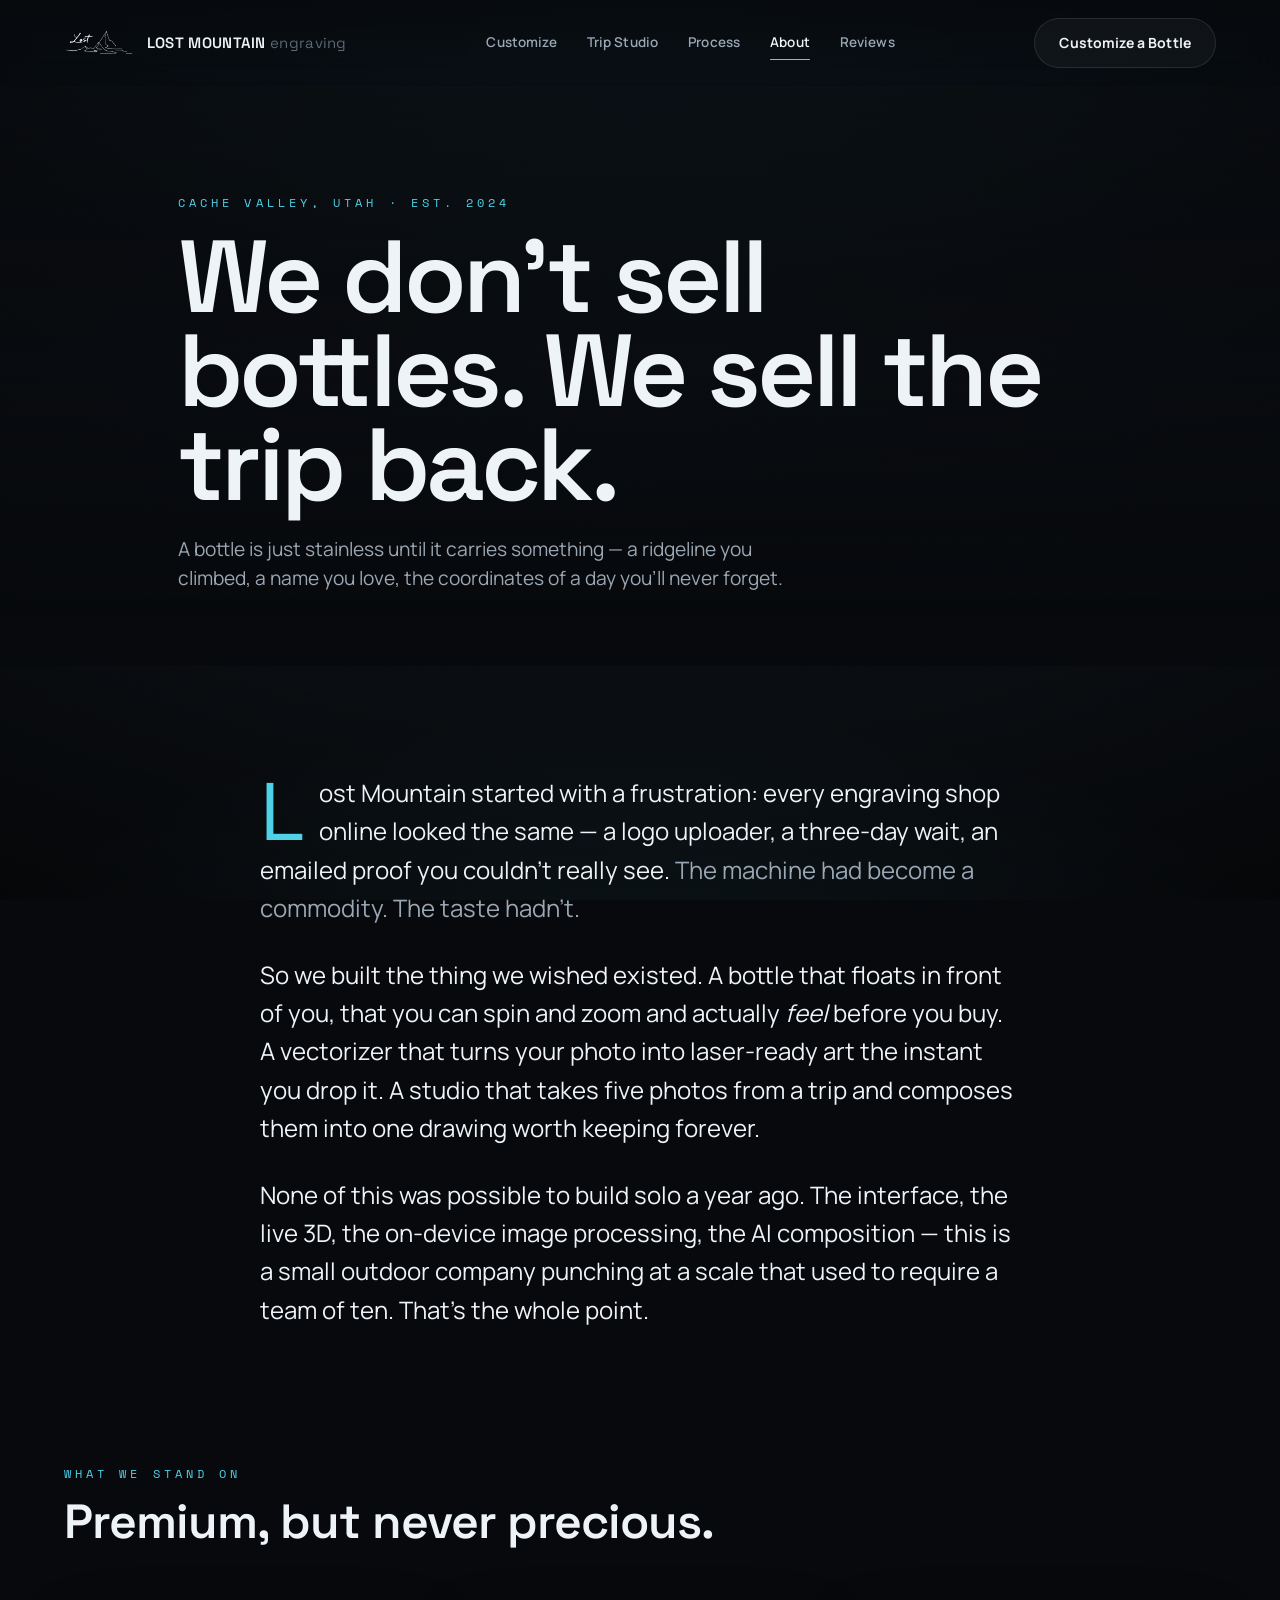
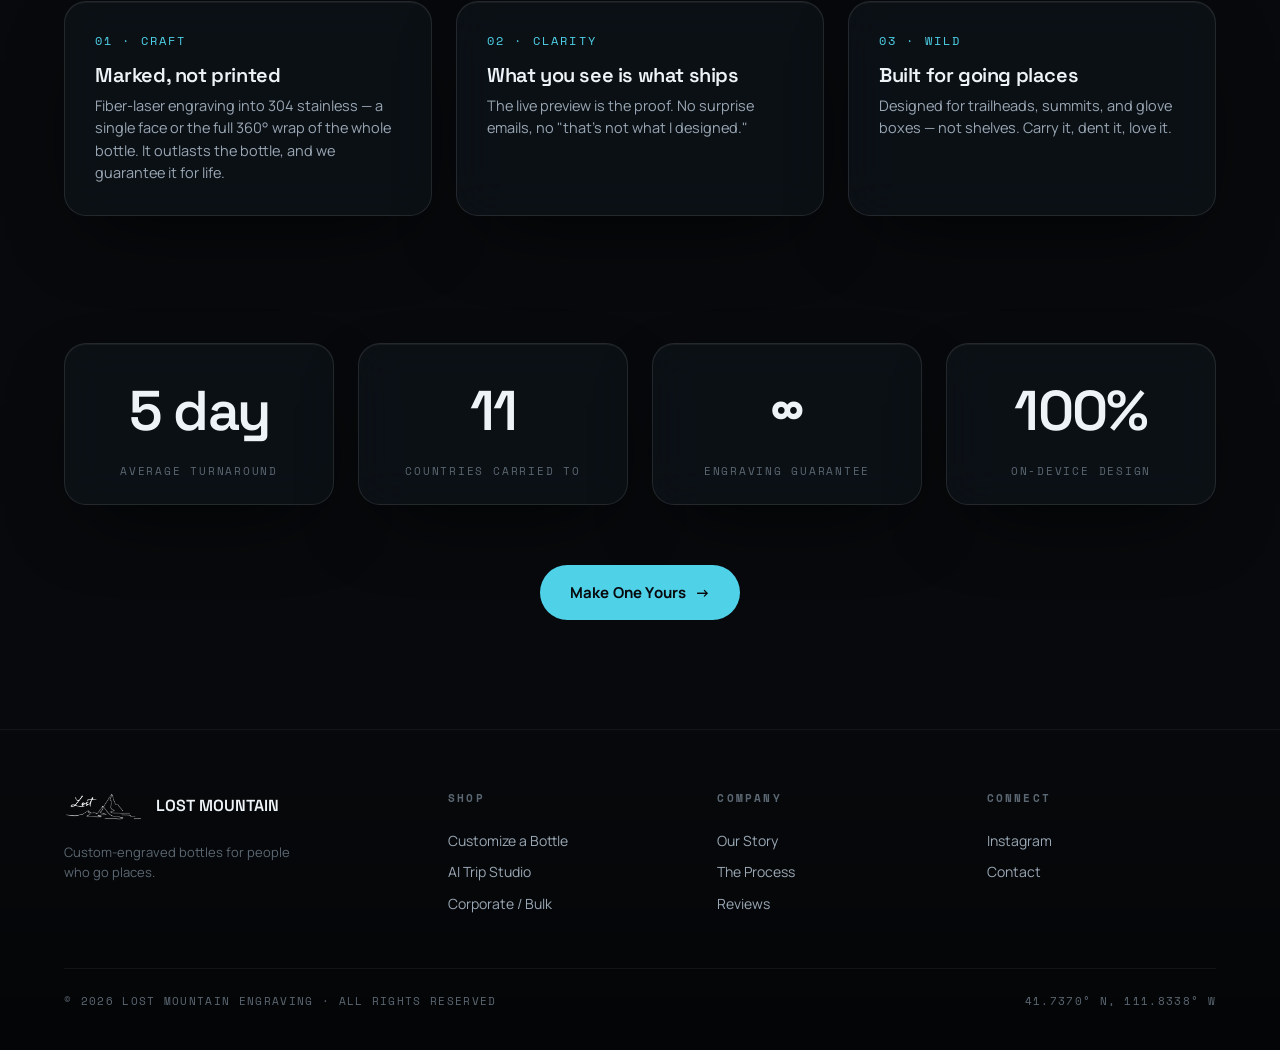
<file: About.html>
<!DOCTYPE html>
<html lang="en">
<head>
<meta charset="utf-8" />
<meta name="viewport" content="width=device-width, initial-scale=1" />
<title>About — Lost Mountain</title>
<meta name="description" content="Lost Mountain Engraving — a small Cache Valley, Utah outdoor company building a browser-native way to put your trips on a bottle." />
<link rel="stylesheet" href="css/lost.css" />
<style>
  .a-hero{ position:relative; min-height:74svh; display:flex; align-items:flex-end; overflow:hidden; }
  .a-hero image-slot{ position:absolute; inset:0; width:100%; height:100%; z-index:0; }
  .a-hero .scrim{ position:absolute; inset:0; z-index:1; background:linear-gradient(to top, var(--void) 4%, rgba(7,9,12,.4) 45%, rgba(7,9,12,.7)); }
  .a-hero .wrap{ position:relative; z-index:2; padding:0 var(--pad) clamp(50px,8vh,90px); }
  .a-hero h1{ font-size:clamp(44px,8vw,108px); max-width:14ch; }
  .a-hero .lead{ margin-top:22px; }

  .narrative{ max-width:760px; margin:0 auto; }
  .narrative p{ font-size:clamp(18px,2vw,24px); line-height:1.6; color:var(--ink); margin-bottom:28px; }
  .narrative p .dim{ color:var(--ink-dim); }
  .narrative .first::first-letter{ font-family:var(--font-display); font-size:3.4em; float:left; line-height:.8; padding:6px 14px 0 0; color:var(--accent); }

  .values{ display:grid; grid-template-columns:repeat(3,1fr); gap:24px; margin-top:54px; }
  .value{ padding:30px; }
  .value .vn{ font-family:var(--font-mono); font-size:12px; letter-spacing:.18em; color:var(--accent); }
  .value h4{ font-size:20px; margin:14px 0 10px; }
  .value p{ color:var(--ink-dim); font-size:14.5px; }

  .stat-band{ display:grid; grid-template-columns:repeat(4,1fr); gap:24px; margin-top:20px; }
  .stat{ text-align:center; padding:24px; }
  .stat .num{ font-family:var(--font-display); font-size:clamp(34px,5vw,56px); font-weight:600; letter-spacing:-.03em; color:var(--ink); }
  .stat .lbl{ font-family:var(--font-mono); font-size:11px; letter-spacing:.16em; text-transform:uppercase; color:var(--ink-faint); margin-top:8px; }

  @media (max-width:860px){ .values,.stat-band{ grid-template-columns:1fr 1fr; } }
</style>
</head>
<body>
<div class="void-bg"></div>
<div class="topo-bg"></div>

<nav class="nav">
  <a class="brand" href="index.html">
    <img src="assets/lost-logo-light.png" alt="Lost Mountain" />
    <span class="wm">LOST MOUNTAIN <span>engraving</span></span>
  </a>
  <div class="nav-links">
    <a href="index.html">Customize</a>
    <a href="Trip Studio.html">Trip Studio</a>
    <a href="The Process.html">Process</a>
    <a href="About.html" class="active">About</a>
    <a href="Reviews.html">Reviews</a>
  </div>
  <div class="nav-cta"><a class="btn btn-ghost" href="index.html">Customize a Bottle</a></div>
  <button class="nav-toggle" id="nav-toggle" aria-label="Menu" aria-expanded="false"><span></span><span></span><span></span></button>
</nav>

<header class="a-hero">
  <image-slot id="about-hero" src="assets/mountains-web.jpg" placeholder="Drop a hero adventure photo"></image-slot>
  <div class="scrim"></div>
  <div class="wrap">
    <span class="eyebrow">Cache Valley, Utah · est. 2024</span>
    <h1 class="display" style="margin-top:16px;">We don't sell bottles. We sell the trip back.</h1>
    <p class="lead">A bottle is just stainless until it carries something — a ridgeline you climbed, a name you love, the coordinates of a day you'll never forget.</p>
  </div>
</header>

<section class="section">
  <div class="wrap narrative reveal">
    <p class="first">Lost Mountain started with a frustration: every engraving shop online looked the same — a logo uploader, a three-day wait, an emailed proof you couldn't really see. <span class="dim">The machine had become a commodity. The taste hadn't.</span></p>
    <p>So we built the thing we wished existed. A bottle that floats in front of you, that you can spin and zoom and actually <em>feel</em> before you buy. A vectorizer that turns your photo into laser-ready art the instant you drop it. A studio that takes five photos from a trip and composes them into one drawing worth keeping forever.</p>
    <p class="dim">None of this was possible to build solo a year ago. The interface, the live 3D, the on-device image processing, the AI composition — this is a small outdoor company punching at a scale that used to require a team of ten. That's the whole point.</p>
  </div>
</section>

<section class="section" style="padding-top:0;">
  <div class="wrap">
    <div class="section-head reveal">
      <span class="eyebrow" style="display:block; margin-bottom:14px;">What we stand on</span>
      <h2 style="font-size:clamp(28px,4vw,48px);">Premium, but never precious.</h2>
    </div>
    <div class="values">
      <div class="value glass reveal"><div class="vn">01 · CRAFT</div><h4>Marked, not printed</h4><p>Fiber-laser engraving into 304 stainless — a single face or the full 360° wrap of the whole bottle. It outlasts the bottle, and we guarantee it for life.</p></div>
      <div class="value glass reveal"><div class="vn">02 · CLARITY</div><h4>What you see is what ships</h4><p>The live preview is the proof. No surprise emails, no "that's not what I designed."</p></div>
      <div class="value glass reveal"><div class="vn">03 · WILD</div><h4>Built for going places</h4><p>Designed for trailheads, summits, and glove boxes — not shelves. Carry it, dent it, love it.</p></div>
    </div>
  </div>
</section>

<section class="section" style="padding-top:0;">
  <div class="wrap">
    <div class="stat-band">
      <div class="stat glass reveal"><div class="num">5 day</div><div class="lbl">Average turnaround</div></div>
      <div class="stat glass reveal"><div class="num">11</div><div class="lbl">Countries carried to</div></div>
      <div class="stat glass reveal"><div class="num">∞</div><div class="lbl">Engraving guarantee</div></div>
      <div class="stat glass reveal"><div class="num">100%</div><div class="lbl">On-device design</div></div>
    </div>
    <div class="center" style="margin-top:60px;">
      <a class="btn btn-primary btn-lg reveal" href="index.html">Make One Yours <span class="ar">→</span></a>
    </div>
  </div>
</section>

<footer class="footer">
  <div class="wrap">
    <div>
      <div class="brand" style="display:flex; align-items:center; gap:12px;">
        <img src="assets/lost-logo-light.png" alt="" style="height:34px" />
        <span class="wm" style="font-family:var(--font-display); font-weight:600;">LOST MOUNTAIN</span>
      </div>
      <p class="colophon">Custom-engraved bottles for people who go places.</p>
    </div>
    <div><h5>Shop</h5><a href="index.html">Customize a Bottle</a><a href="Trip Studio.html">AI Trip Studio</a><a href="#">Corporate / Bulk</a></div>
    <div><h5>Company</h5><a href="About.html">Our Story</a><a href="The Process.html">The Process</a><a href="Reviews.html">Reviews</a></div>
    <div><h5>Connect</h5><a href="http://www.instagram.com/lost_mountain_engraving/">Instagram</a><a href="#">Contact</a></div>
  </div>
  <div class="footer-bottom">
    <span>© <span data-year>2026</span> Lost Mountain Engraving · All Rights Reserved</span>
    <span>41.7370° N, 111.8338° W</span>
  </div>
</footer>

<script src="js/app.js"></script>
</body>
</html>
</file>
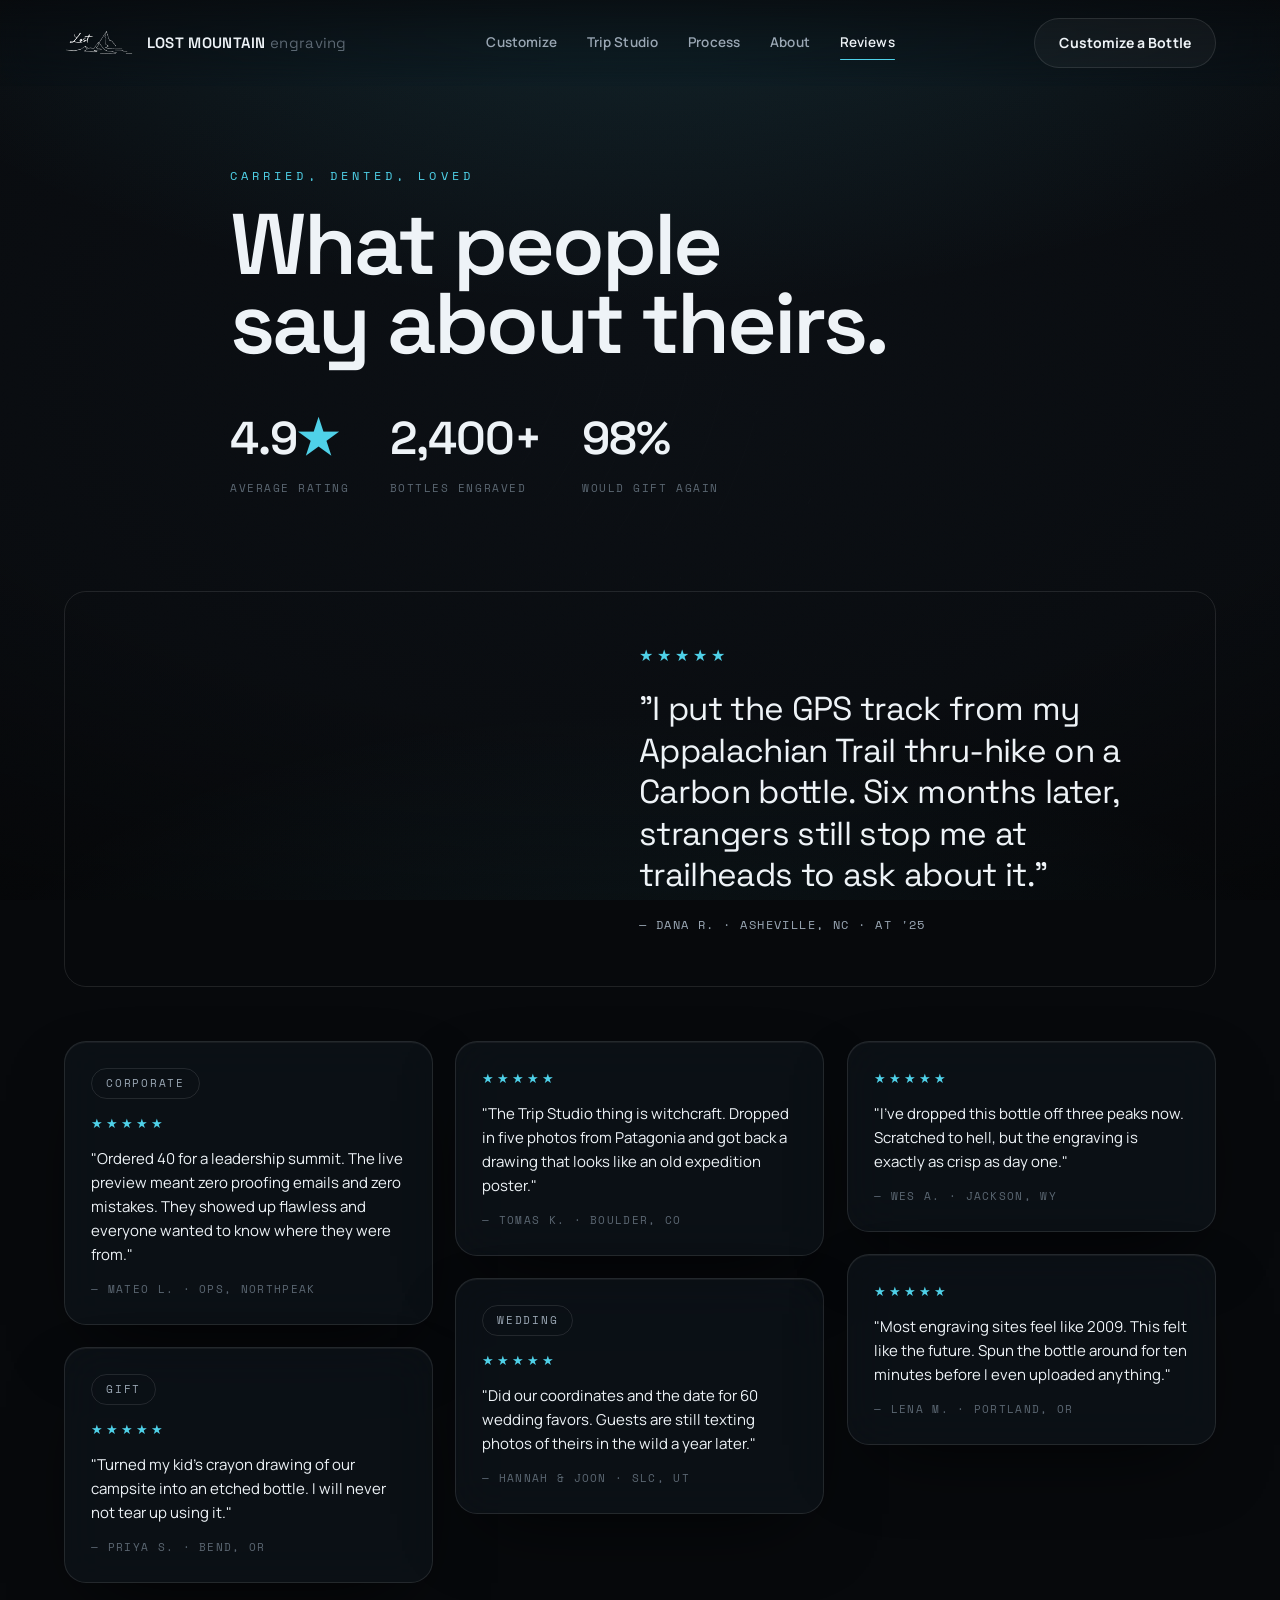
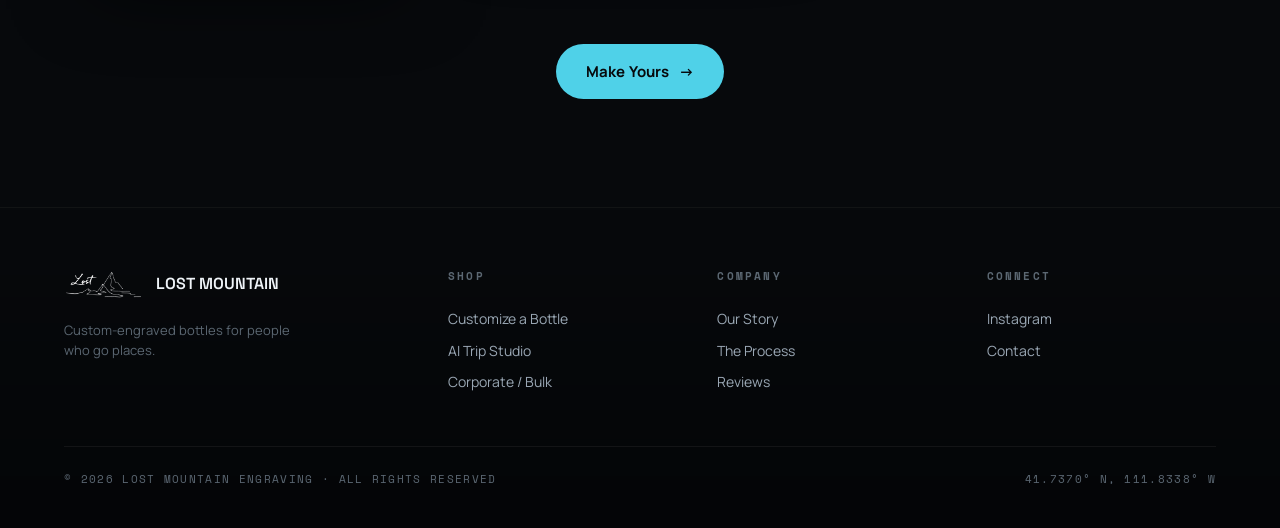
<file: Reviews.html>
<!DOCTYPE html>
<html lang="en">
<head>
<meta charset="utf-8" />
<meta name="viewport" content="width=device-width, initial-scale=1" />
<title>Reviews — Lost Mountain</title>
<meta name="description" content="What people say about their Lost Mountain bottles — 4.9 stars across 2,400+ engraved bottles carried to 11 countries." />
<link rel="stylesheet" href="css/lost.css" />
<style>
  .r-hero{ padding:clamp(120px,18vh,180px) var(--pad) 0; }
  .r-hero .wrap{ max-width:820px; }
  .r-stats{ display:flex; gap:40px; flex-wrap:wrap; margin-top:40px; }
  .r-stats .s .n{ font-family:var(--font-display); font-size:clamp(30px,4vw,46px); font-weight:600; color:var(--ink); letter-spacing:-.02em; }
  .r-stats .s .l{ font-family:var(--font-mono); font-size:11px; letter-spacing:.14em; color:var(--ink-faint); text-transform:uppercase; margin-top:6px; }
  .r-stats .s .n .star{ color:var(--accent); }

  .featured{ display:grid; grid-template-columns:1fr 1.2fr; gap:0; border-radius:var(--r-lg); overflow:hidden; border:1px solid var(--glass-line); margin-top:54px; }
  .featured .media{ position:relative; min-height:380px; }
  .featured image-slot{ position:absolute; inset:0; width:100%; height:100%; }
  .featured .body{ padding:clamp(30px,4vw,54px); display:flex; flex-direction:column; justify-content:center; gap:20px; }
  .featured .stars{ color:var(--accent); letter-spacing:4px; }
  .featured blockquote{ font-family:var(--font-display); font-size:clamp(22px,2.6vw,34px); line-height:1.25; letter-spacing:-.02em; color:var(--ink); }
  .featured .who{ font-family:var(--font-mono); font-size:12px; letter-spacing:.12em; color:var(--ink-dim); text-transform:uppercase; }
  @media (max-width:860px){ .featured{ grid-template-columns:1fr; } }

  .masonry{ columns:3; column-gap:22px; margin-top:54px; }
  .masonry .review{ break-inside:avoid; margin-bottom:22px; padding:26px; display:flex; flex-direction:column; gap:14px; }
  .review .stars{ color:var(--accent); letter-spacing:3px; font-size:13px; }
  .review p{ font-size:15px; color:var(--ink); line-height:1.6; }
  .review .who{ font-family:var(--font-mono); font-size:11px; letter-spacing:.12em; color:var(--ink-faint); text-transform:uppercase; }
  .review .tag{ align-self:flex-start; }
  @media (max-width:980px){ .masonry{ columns:2; } }
  @media (max-width:620px){ .masonry{ columns:1; } }
</style>
</head>
<body>
<div class="void-bg"></div>
<div class="topo-bg"></div>

<nav class="nav">
  <a class="brand" href="index.html">
    <img src="assets/lost-logo-light.png" alt="Lost Mountain" />
    <span class="wm">LOST MOUNTAIN <span>engraving</span></span>
  </a>
  <div class="nav-links">
    <a href="index.html">Customize</a>
    <a href="Trip Studio.html">Trip Studio</a>
    <a href="The Process.html">Process</a>
    <a href="About.html">About</a>
    <a href="Reviews.html" class="active">Reviews</a>
  </div>
  <div class="nav-cta"><a class="btn btn-ghost" href="index.html">Customize a Bottle</a></div>
  <button class="nav-toggle" id="nav-toggle" aria-label="Menu" aria-expanded="false"><span></span><span></span><span></span></button>
</nav>

<section class="r-hero">
  <div class="wrap">
    <span class="eyebrow">Carried, dented, loved</span>
    <h1 class="display" style="margin-top:18px; font-size:clamp(40px,7vw,86px);">What people<br>say about theirs.</h1>
    <div class="r-stats">
      <div class="s"><div class="n">4.9<span class="star">★</span></div><div class="l">Average rating</div></div>
      <div class="s"><div class="n">2,400+</div><div class="l">Bottles engraved</div></div>
      <div class="s"><div class="n">98%</div><div class="l">Would gift again</div></div>
    </div>
  </div>
</section>

<section class="section" style="padding-top:40px;">
  <div class="wrap">
    <div class="featured reveal">
      <div class="media"><image-slot id="rev-feature" src="assets/mountains-web.jpg" placeholder="Drop a customer / product photo"></image-slot></div>
      <div class="body">
        <div class="stars">★★★★★</div>
        <blockquote>"I put the GPS track from my Appalachian Trail thru-hike on a Carbon bottle. Six months later, strangers still stop me at trailheads to ask about it."</blockquote>
        <div class="who">— Dana R. · Asheville, NC · AT '25</div>
      </div>
    </div>

    <div class="masonry">
      <div class="review glass reveal"><span class="pill-tag tag">CORPORATE</span><div class="stars">★★★★★</div><p>"Ordered 40 for a leadership summit. The live preview meant zero proofing emails and zero mistakes. They showed up flawless and everyone wanted to know where they were from."</p><div class="who">— Mateo L. · Ops, Northpeak</div></div>
      <div class="review glass reveal"><span class="pill-tag tag">GIFT</span><div class="stars">★★★★★</div><p>"Turned my kid's crayon drawing of our campsite into an etched bottle. I will never not tear up using it."</p><div class="who">— Priya S. · Bend, OR</div></div>
      <div class="review glass reveal"><div class="stars">★★★★★</div><p>"The Trip Studio thing is witchcraft. Dropped in five photos from Patagonia and got back a drawing that looks like an old expedition poster."</p><div class="who">— Tomas K. · Boulder, CO</div></div>
      <div class="review glass reveal"><span class="pill-tag tag">WEDDING</span><div class="stars">★★★★★</div><p>"Did our coordinates and the date for 60 wedding favors. Guests are still texting photos of theirs in the wild a year later."</p><div class="who">— Hannah &amp; Joon · SLC, UT</div></div>
      <div class="review glass reveal"><div class="stars">★★★★★</div><p>"I've dropped this bottle off three peaks now. Scratched to hell, but the engraving is exactly as crisp as day one."</p><div class="who">— Wes A. · Jackson, WY</div></div>
      <div class="review glass reveal"><div class="stars">★★★★★</div><p>"Most engraving sites feel like 2009. This felt like the future. Spun the bottle around for ten minutes before I even uploaded anything."</p><div class="who">— Lena M. · Portland, OR</div></div>
    </div>

    <div class="center" style="margin-top:60px;">
      <a class="btn btn-primary btn-lg reveal" href="index.html">Make Yours <span class="ar">→</span></a>
    </div>
  </div>
</section>

<footer class="footer">
  <div class="wrap">
    <div>
      <div class="brand" style="display:flex; align-items:center; gap:12px;">
        <img src="assets/lost-logo-light.png" alt="" style="height:34px" />
        <span class="wm" style="font-family:var(--font-display); font-weight:600;">LOST MOUNTAIN</span>
      </div>
      <p class="colophon">Custom-engraved bottles for people who go places.</p>
    </div>
    <div><h5>Shop</h5><a href="index.html">Customize a Bottle</a><a href="Trip Studio.html">AI Trip Studio</a><a href="#">Corporate / Bulk</a></div>
    <div><h5>Company</h5><a href="About.html">Our Story</a><a href="The Process.html">The Process</a><a href="Reviews.html">Reviews</a></div>
    <div><h5>Connect</h5><a href="http://www.instagram.com/lost_mountain_engraving/">Instagram</a><a href="#">Contact</a></div>
  </div>
  <div class="footer-bottom">
    <span>© <span data-year>2026</span> Lost Mountain Engraving · All Rights Reserved</span>
    <span>41.7370° N, 111.8338° W</span>
  </div>
</footer>

<script src="js/app.js"></script>
</body>
</html>
</file>
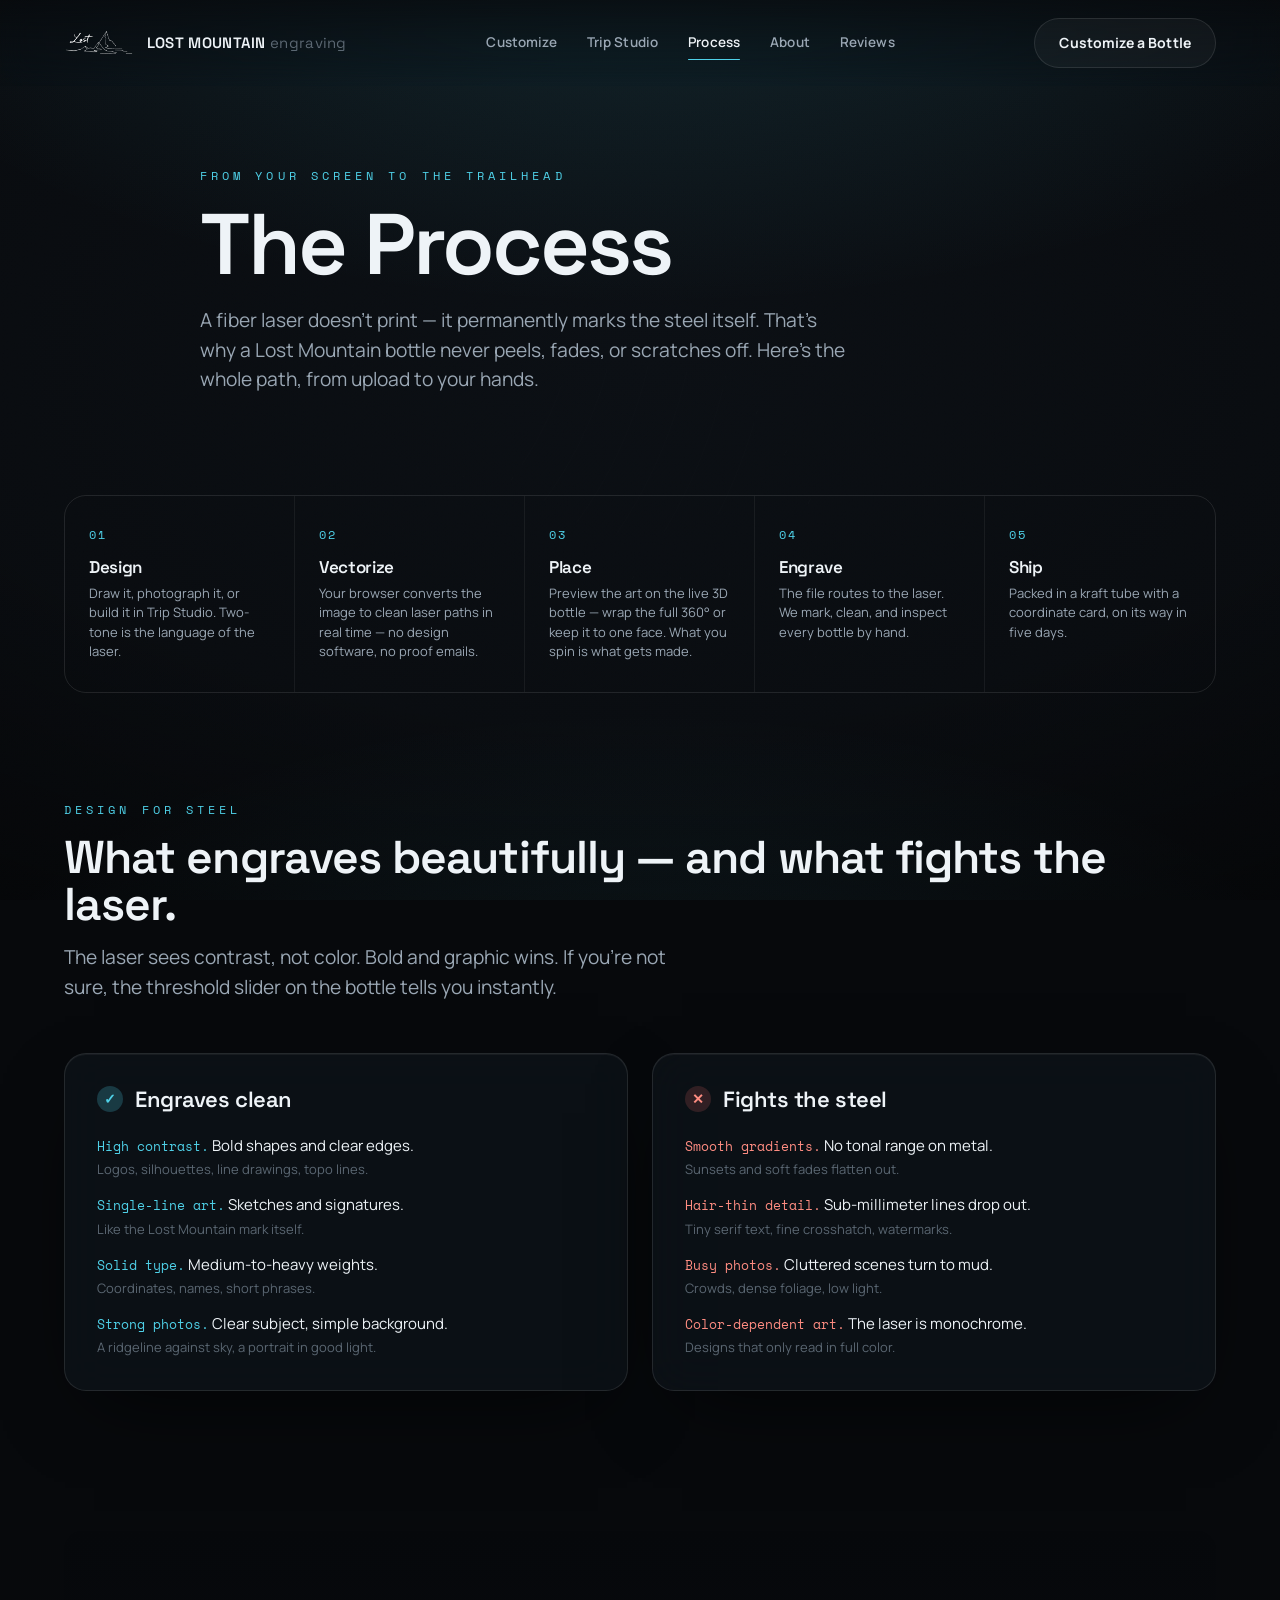
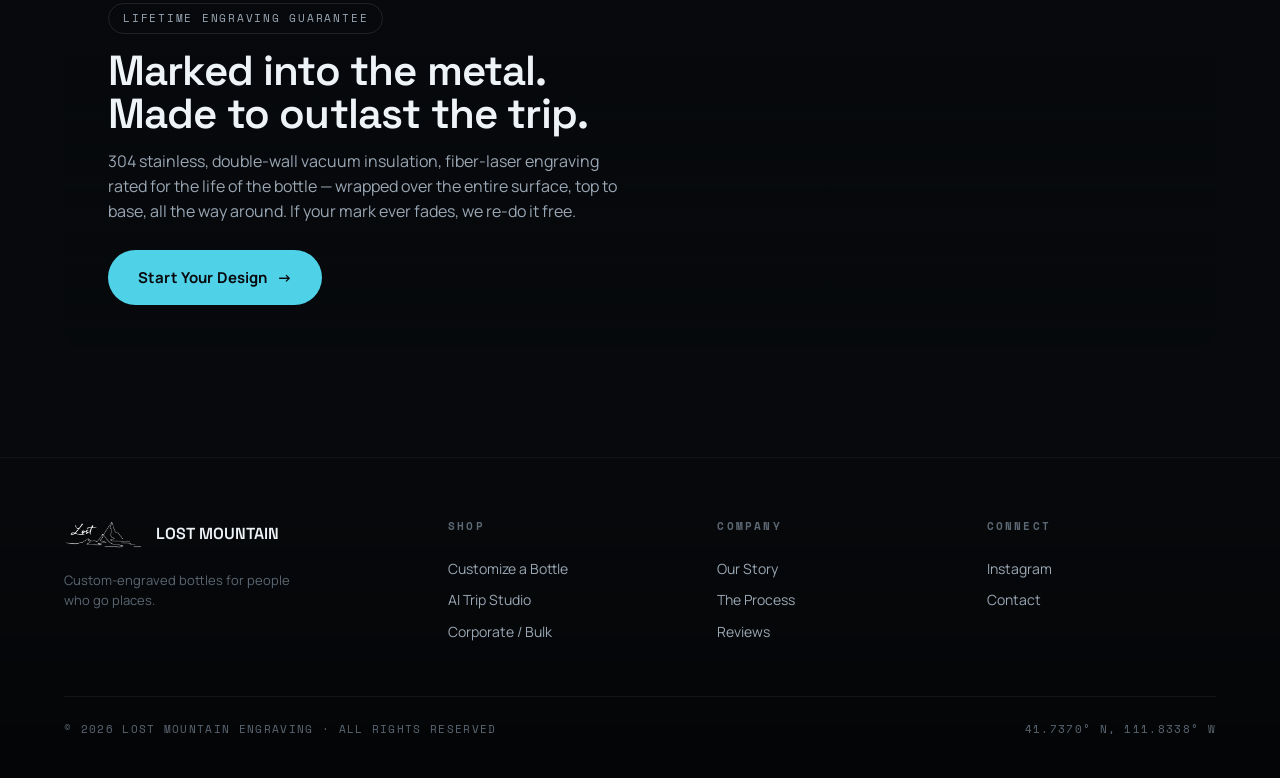
<file: The Process.html>
<!DOCTYPE html>
<html lang="en">
<head>
<meta charset="utf-8" />
<meta name="viewport" content="width=device-width, initial-scale=1" />
<title>The Process — Lost Mountain</title>
<meta name="description" content="How a Lost Mountain bottle is made — from in-browser vectorizing to fiber-laser engraving on 304 stainless — and what artwork engraves beautifully." />
<link rel="stylesheet" href="css/lost.css" />
<style>
  .p-hero{ padding:clamp(120px,18vh,180px) var(--pad) 0; }
  .p-hero .wrap{ max-width:880px; }
  .flow{ display:grid; grid-template-columns:repeat(5,1fr); gap:0; margin-top:60px; border:1px solid var(--glass-line); border-radius:var(--r-lg); overflow:hidden; }
  .flow .node{ padding:30px 24px; border-right:1px solid var(--glass-line-2); position:relative; }
  .flow .node:last-child{ border-right:none; }
  .flow .n{ font-family:var(--font-mono); font-size:12px; color:var(--accent); letter-spacing:.2em; }
  .flow .node h4{ font-size:17px; margin:14px 0 8px; }
  .flow .node p{ font-size:13px; color:var(--ink-dim); line-height:1.5; }
  @media (max-width:980px){ .flow{ grid-template-columns:1fr; } .flow .node{ border-right:none; border-bottom:1px solid var(--glass-line-2); } }

  .dd{ display:grid; grid-template-columns:1fr 1fr; gap:24px; margin-top:50px; }
  .dd .col{ padding:32px; }
  .dd h3{ font-size:22px; display:flex; align-items:center; gap:12px; margin-bottom:22px; }
  .dd .tick{ width:26px; height:26px; border-radius:50%; display:grid; place-items:center; font-size:14px; }
  .dd .good .tick{ background:color-mix(in oklab, var(--accent) 22%, transparent); color:var(--accent); }
  .dd .bad .tick{ background:rgba(255,120,110,.16); color:#ff8d82; }
  .dd ul{ list-style:none; display:flex; flex-direction:column; gap:14px; }
  .dd li{ display:flex; gap:12px; font-size:15px; color:var(--ink); }
  .dd li small{ display:block; color:var(--ink-faint); font-size:13px; margin-top:2px; }
  .dd li .b{ color:var(--accent); font-family:var(--font-mono); font-size:13px; }
  .bad li .b{ color:#ff8d82; }
  @media (max-width:860px){ .dd{ grid-template-columns:1fr; } }

  .band{ position:relative; border-radius:var(--r-lg); overflow:hidden; min-height:420px; display:flex; align-items:flex-end; margin-top:30px; }
  .band image-slot{ position:absolute; inset:0; width:100%; height:100%; z-index:0; }
  .band .scrim{ position:absolute; inset:0; background:linear-gradient(to top, rgba(7,9,12,.92), rgba(7,9,12,.15) 60%, transparent); z-index:1; }
  .band .bc{ position:relative; z-index:2; padding:44px; max-width:620px; }
  .band h2{ font-size:clamp(26px,3.6vw,42px); }
  .band p{ color:var(--ink-dim); margin-top:14px; }
</style>
</head>
<body>
<div class="void-bg"></div>
<div class="topo-bg"></div>

<nav class="nav">
  <a class="brand" href="index.html">
    <img src="assets/lost-logo-light.png" alt="Lost Mountain" />
    <span class="wm">LOST MOUNTAIN <span>engraving</span></span>
  </a>
  <div class="nav-links">
    <a href="index.html">Customize</a>
    <a href="Trip Studio.html">Trip Studio</a>
    <a href="The Process.html" class="active">Process</a>
    <a href="About.html">About</a>
    <a href="Reviews.html">Reviews</a>
  </div>
  <div class="nav-cta"><a class="btn btn-ghost" href="index.html">Customize a Bottle</a></div>
  <button class="nav-toggle" id="nav-toggle" aria-label="Menu" aria-expanded="false"><span></span><span></span><span></span></button>
</nav>

<section class="p-hero">
  <div class="wrap">
    <span class="eyebrow">From your screen to the trailhead</span>
    <h1 class="display" style="margin-top:18px; font-size:clamp(40px,7vw,86px);">The Process</h1>
    <p class="lead" style="margin-top:22px;">A fiber laser doesn't print — it permanently marks the steel itself. That's why a Lost Mountain bottle never peels, fades, or scratches off. Here's the whole path, from upload to your hands.</p>
  </div>
</section>

<section class="section" style="padding-top:40px;">
  <div class="wrap">
    <div class="flow reveal">
      <div class="node"><div class="n">01</div><h4>Design</h4><p>Draw it, photograph it, or build it in Trip Studio. Two-tone is the language of the laser.</p></div>
      <div class="node"><div class="n">02</div><h4>Vectorize</h4><p>Your browser converts the image to clean laser paths in real time — no design software, no proof emails.</p></div>
      <div class="node"><div class="n">03</div><h4>Place</h4><p>Preview the art on the live 3D bottle — wrap the full 360° or keep it to one face. What you spin is what gets made.</p></div>
      <div class="node"><div class="n">04</div><h4>Engrave</h4><p>The file routes to the laser. We mark, clean, and inspect every bottle by hand.</p></div>
      <div class="node"><div class="n">05</div><h4>Ship</h4><p>Packed in a kraft tube with a coordinate card, on its way in five days.</p></div>
    </div>
  </div>
</section>

<section class="section" style="padding-top:0;">
  <div class="wrap">
    <div class="section-head reveal">
      <span class="eyebrow" style="display:block; margin-bottom:14px;">Design for steel</span>
      <h2 style="font-size:clamp(28px,4vw,46px);">What engraves beautifully — and what fights the laser.</h2>
      <p class="lead" style="margin-top:16px;">The laser sees contrast, not color. Bold and graphic wins. If you're not sure, the threshold slider on the bottle tells you instantly.</p>
    </div>
    <div class="dd">
      <div class="col glass good reveal">
        <h3><span class="tick">✓</span> Engraves clean</h3>
        <ul>
          <li><div><span class="b">High contrast.</span> Bold shapes and clear edges.<small>Logos, silhouettes, line drawings, topo lines.</small></div></li>
          <li><div><span class="b">Single-line art.</span> Sketches and signatures.<small>Like the Lost Mountain mark itself.</small></div></li>
          <li><div><span class="b">Solid type.</span> Medium-to-heavy weights.<small>Coordinates, names, short phrases.</small></div></li>
          <li><div><span class="b">Strong photos.</span> Clear subject, simple background.<small>A ridgeline against sky, a portrait in good light.</small></div></li>
        </ul>
      </div>
      <div class="col glass bad reveal">
        <h3><span class="tick">✕</span> Fights the steel</h3>
        <ul>
          <li><div><span class="b">Smooth gradients.</span> No tonal range on metal.<small>Sunsets and soft fades flatten out.</small></div></li>
          <li><div><span class="b">Hair-thin detail.</span> Sub-millimeter lines drop out.<small>Tiny serif text, fine crosshatch, watermarks.</small></div></li>
          <li><div><span class="b">Busy photos.</span> Cluttered scenes turn to mud.<small>Crowds, dense foliage, low light.</small></div></li>
          <li><div><span class="b">Color-dependent art.</span> The laser is monochrome.<small>Designs that only read in full color.</small></div></li>
        </ul>
      </div>
    </div>
  </div>
</section>

<section class="section" style="padding-top:0;">
  <div class="wrap">
    <div class="band reveal">
      <image-slot id="process-band" src="assets/mountains-web.jpg" placeholder="Drop a workshop / lifestyle photo"></image-slot>
      <div class="scrim"></div>
      <div class="bc">
        <span class="pill-tag" style="margin-bottom:16px;">LIFETIME ENGRAVING GUARANTEE</span>
        <h2>Marked into the metal. Made to outlast the trip.</h2>
        <p>304 stainless, double-wall vacuum insulation, fiber-laser engraving rated for the life of the bottle — wrapped over the entire surface, top to base, all the way around. If your mark ever fades, we re-do it free.</p>
        <a class="btn btn-primary btn-lg" href="index.html" style="margin-top:26px;">Start Your Design <span class="ar">→</span></a>
      </div>
    </div>
  </div>
</section>

<footer class="footer">
  <div class="wrap">
    <div>
      <div class="brand" style="display:flex; align-items:center; gap:12px;">
        <img src="assets/lost-logo-light.png" alt="" style="height:34px" />
        <span class="wm" style="font-family:var(--font-display); font-weight:600;">LOST MOUNTAIN</span>
      </div>
      <p class="colophon">Custom-engraved bottles for people who go places.</p>
    </div>
    <div><h5>Shop</h5><a href="index.html">Customize a Bottle</a><a href="Trip Studio.html">AI Trip Studio</a><a href="#">Corporate / Bulk</a></div>
    <div><h5>Company</h5><a href="About.html">Our Story</a><a href="The Process.html">The Process</a><a href="Reviews.html">Reviews</a></div>
    <div><h5>Connect</h5><a href="http://www.instagram.com/lost_mountain_engraving/">Instagram</a><a href="#">Contact</a></div>
  </div>
  <div class="footer-bottom">
    <span>© <span data-year>2026</span> Lost Mountain Engraving · All Rights Reserved</span>
    <span>41.7370° N, 111.8338° W</span>
  </div>
</footer>

<script src="js/app.js"></script>
</body>
</html>
</file>
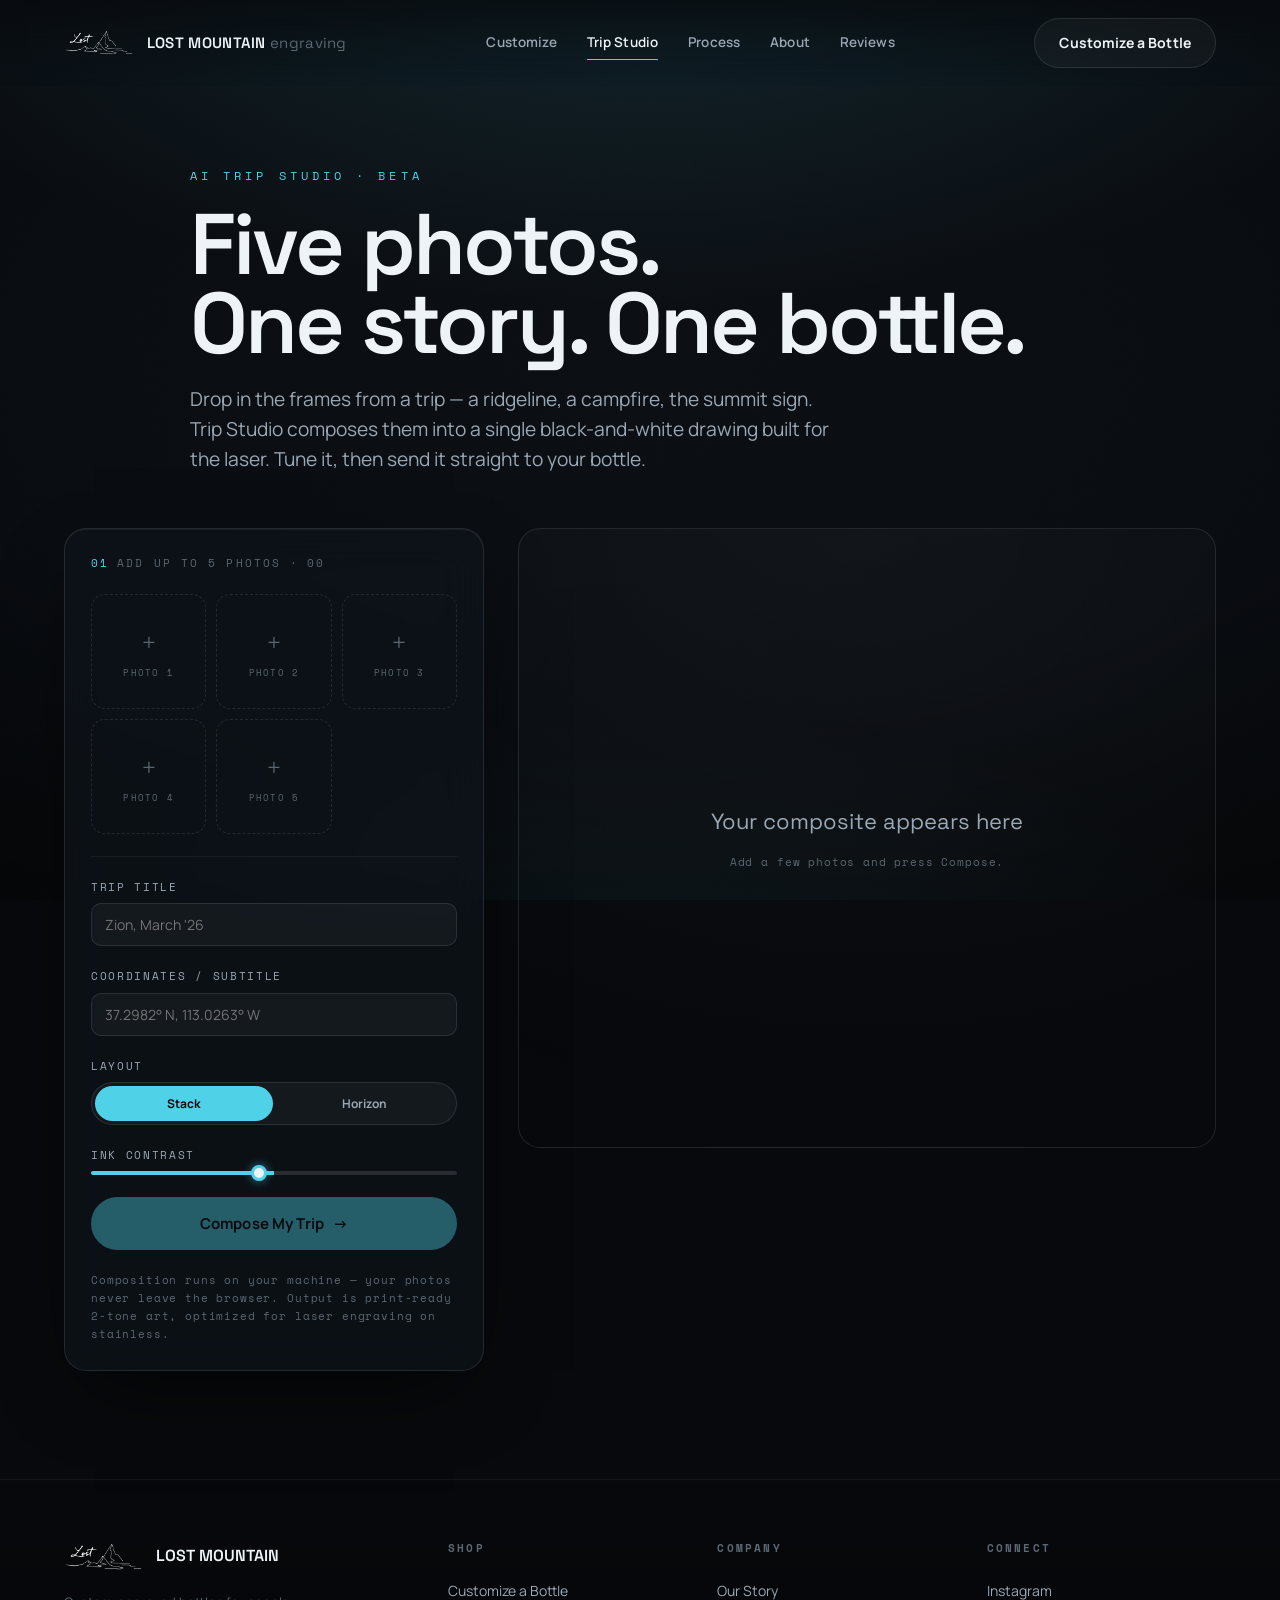
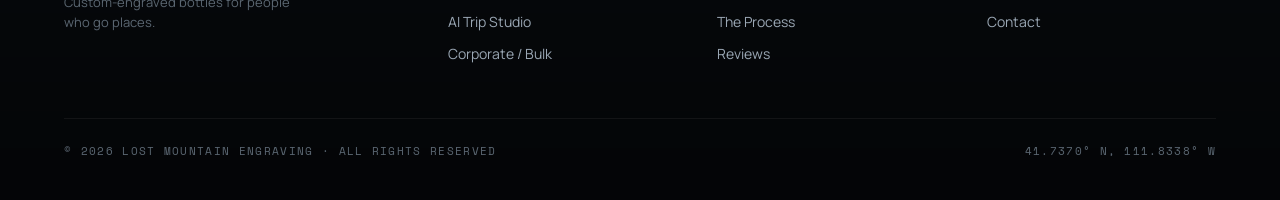
<file: Trip Studio.html>
<!DOCTYPE html>
<html lang="en">
<head>
<meta charset="utf-8" />
<meta name="viewport" content="width=device-width, initial-scale=1" />
<title>Trip Studio — Lost Mountain</title>
<meta name="description" content="Drop in up to five photos from a trip and Trip Studio composes them into a single black-and-white drawing built for laser engraving — all on your device." />
<link rel="stylesheet" href="css/lost.css" />
<style>
  .ts-hero{ padding:clamp(120px,18vh,180px) var(--pad) 0; }
  .ts-hero .wrap{ max-width:900px; }
  .ts-hero h1{ font-size:clamp(40px,7vw,86px); }
  .ts-hero .lead{ margin-top:22px; }

  .workspace{ display:grid; grid-template-columns:420px 1fr; gap:34px; align-items:start; }
  .ws-panel{ padding:26px; display:flex; flex-direction:column; gap:22px; position:sticky; top:96px; }
  .ws-panel .step-label{ font-family:var(--font-mono); font-size:10.5px; letter-spacing:.2em; text-transform:uppercase; color:var(--ink-faint); display:flex; align-items:center; gap:8px; }
  .ws-panel .step-label b{ color:var(--accent); font-weight:400; }

  .ts-grid{ display:grid; grid-template-columns:repeat(3,1fr); gap:10px; }
  .ts-slot{ aspect-ratio:1; border-radius:var(--r-md); background-size:cover; background-position:center; position:relative; cursor:pointer; transition:.2s; }
  .ts-slot.empty{ border:1.5px dashed var(--glass-line); display:flex; flex-direction:column; align-items:center; justify-content:center; gap:6px; color:var(--ink-faint); }
  .ts-slot.empty:hover{ border-color:var(--accent); color:var(--accent); }
  .ts-slot.empty span{ font-size:24px; font-weight:300; }
  .ts-slot.empty small{ font-family:var(--font-mono); font-size:9px; letter-spacing:.14em; }
  .ts-slot.filled{ border:1px solid var(--glass-line); box-shadow:inset 0 0 0 1px rgba(0,0,0,.4); }
  .ts-x{ position:absolute; top:5px; right:5px; width:22px; height:22px; border-radius:50%; border:none; cursor:pointer;
    background:rgba(7,9,12,.75); color:#fff; font-size:14px; line-height:1; }

  .field{ display:flex; flex-direction:column; gap:8px; }
  .field label{ font-family:var(--font-mono); font-size:10.5px; letter-spacing:.16em; text-transform:uppercase; color:var(--ink-dim); }
  .field input[type=text]{ background:rgba(255,255,255,.04); border:1px solid var(--glass-line); border-radius:10px; padding:11px 13px; color:var(--ink); font-family:var(--font-body); font-size:14px; outline:none; }
  .field input[type=text]:focus{ border-color:var(--accent); }

  input[type=range]{ -webkit-appearance:none; appearance:none; width:100%; height:4px; border-radius:4px; background:linear-gradient(90deg,var(--accent) var(--p,50%),rgba(255,255,255,.12) var(--p,50%)); outline:none; }
  input[type=range]::-webkit-slider-thumb{ -webkit-appearance:none; width:16px; height:16px; border-radius:50%; background:var(--ink); border:3px solid var(--accent); cursor:pointer; box-shadow:0 0 10px var(--accent-glow); }

  .seg{ display:flex; background:rgba(255,255,255,.04); border:1px solid var(--glass-line); border-radius:var(--r-pill); padding:3px; gap:3px; }
  .seg button{ flex:1; font-family:var(--font-body); font-weight:700; font-size:12px; color:var(--ink-dim); background:transparent; border:none; padding:9px 10px; border-radius:var(--r-pill); cursor:pointer; transition:.2s; }
  .seg button.active{ background:var(--accent); color:var(--accent-ink); }

  .ts-result{ border-radius:var(--r-lg); border:1px solid var(--glass-line); min-height:620px; display:flex; align-items:center; justify-content:center; overflow:hidden; position:relative;
    background:radial-gradient(120% 100% at 50% 0,rgba(255,255,255,.03),transparent); }
  #ts-empty{ display:flex; flex-direction:column; align-items:center; gap:16px; color:var(--ink-faint); text-align:center; padding:40px; }
  #ts-empty .big{ font-family:var(--font-display); font-size:22px; color:var(--ink-dim); }
  .ts-load{ display:flex; flex-direction:column; align-items:center; gap:18px; font-family:var(--font-mono); font-size:12px; letter-spacing:.2em; color:var(--accent); }
  .ts-ring{ width:46px; height:46px; border-radius:50%; border:2px solid var(--glass-line); border-top-color:var(--accent); animation:spin 0.9s linear infinite; }
  @keyframes spin{ to{ transform:rotate(360deg); } }
  #ts-out{ max-width:78%; max-height:580px; margin:30px auto; display:none; border-radius:6px; box-shadow:0 30px 80px -20px rgba(0,0,0,.8); transition:filter .3s, background .3s; }
  .ts-result.done #ts-out{ display:block; }
  #ts-out.engraved{ filter:invert(1) brightness(.9) contrast(1.1); border-radius:6px; }
  #ts-actions{ display:none; gap:12px; flex-wrap:wrap; margin-top:22px; }

  .ws-note{ font-family:var(--font-mono); font-size:10.5px; letter-spacing:.08em; color:var(--ink-faint); line-height:1.7; }
  .gen-btn{ width:100%; justify-content:center; }
  .gen-btn:disabled{ opacity:.4; cursor:not-allowed; }

  @media (max-width:980px){ .workspace{ grid-template-columns:1fr; } .ws-panel{ position:relative; top:0; } #ts-out{ max-width:90%; } }
</style>
</head>
<body>
<div class="void-bg"></div>
<div class="topo-bg"></div>

<nav class="nav">
  <a class="brand" href="index.html">
    <img src="assets/lost-logo-light.png" alt="Lost Mountain" />
    <span class="wm">LOST MOUNTAIN <span>engraving</span></span>
  </a>
  <div class="nav-links">
    <a href="index.html">Customize</a>
    <a href="Trip Studio.html" class="active">Trip Studio</a>
    <a href="The Process.html">Process</a>
    <a href="About.html">About</a>
    <a href="Reviews.html">Reviews</a>
  </div>
  <div class="nav-cta"><a class="btn btn-ghost" href="index.html">Customize a Bottle</a></div>
  <button class="nav-toggle" id="nav-toggle" aria-label="Menu" aria-expanded="false"><span></span><span></span><span></span></button>
</nav>

<section class="ts-hero">
  <div class="wrap">
    <span class="eyebrow">AI Trip Studio · Beta</span>
    <h1 class="display" style="margin-top:18px;">Five photos.<br>One story. One bottle.</h1>
    <p class="lead">Drop in the frames from a trip — a ridgeline, a campfire, the summit sign. Trip Studio composes them into a single black-and-white drawing built for the laser. Tune it, then send it straight to your bottle.</p>
  </div>
</section>

<section class="section" style="padding-top:54px;">
  <div class="wrap">
    <div class="workspace">
      <!-- CONTROLS -->
      <aside class="ws-panel glass">
        <div class="step-label"><b>01</b> ADD UP TO 5 PHOTOS · <span id="ts-count">00</span></div>
        <div class="ts-grid" id="ts-grid"></div>

        <div class="divider"></div>
        <div class="field">
          <label>Trip Title</label>
          <input type="text" id="ts-title" placeholder="Zion, March '26" maxlength="32" />
        </div>
        <div class="field">
          <label>Coordinates / Subtitle</label>
          <input type="text" id="ts-coords" placeholder="37.2982° N, 113.0263° W" maxlength="40" />
        </div>

        <div class="field">
          <label>Layout</label>
          <div class="seg">
            <button data-layout="stack" class="active">Stack</button>
            <button data-layout="horizon">Horizon</button>
          </div>
        </div>
        <div class="field">
          <label>Ink contrast</label>
          <input type="range" id="ts-contrast" min="80" max="200" value="135" />
        </div>

        <button class="btn btn-primary btn-lg gen-btn" id="ts-generate" disabled>Compose My Trip <span class="ar">→</span></button>
        <p class="ws-note">Composition runs on your machine — your photos never leave the browser. Output is print-ready 2-tone art, optimized for laser engraving on stainless.</p>
      </aside>

      <!-- RESULT -->
      <div>
        <div class="ts-result" id="ts-result">
          <div id="ts-empty">
            <div class="big">Your composite appears here</div>
            <div class="ws-note">Add a few photos and press Compose.</div>
          </div>
          <img id="ts-out" alt="Trip composite" />
        </div>
        <div id="ts-actions">
          <button class="btn btn-primary btn-lg" id="ts-toBottle">Engrave This on a Bottle <span class="ar">→</span></button>
          <button class="btn btn-ghost btn-lg" id="ts-invert">Preview as Engraved</button>
          <button class="btn btn-ghost btn-lg" id="ts-download">Download PNG</button>
        </div>
      </div>
    </div>
  </div>
</section>

<footer class="footer">
  <div class="wrap">
    <div>
      <div class="brand" style="display:flex; align-items:center; gap:12px;">
        <img src="assets/lost-logo-light.png" alt="" style="height:34px" />
        <span class="wm" style="font-family:var(--font-display); font-weight:600;">LOST MOUNTAIN</span>
      </div>
      <p class="colophon">Custom-engraved bottles for people who go places.</p>
    </div>
    <div><h5>Shop</h5><a href="index.html">Customize a Bottle</a><a href="Trip Studio.html">AI Trip Studio</a><a href="#">Corporate / Bulk</a></div>
    <div><h5>Company</h5><a href="About.html">Our Story</a><a href="The Process.html">The Process</a><a href="Reviews.html">Reviews</a></div>
    <div><h5>Connect</h5><a href="http://www.instagram.com/lost_mountain_engraving/">Instagram</a><a href="#">Contact</a></div>
  </div>
  <div class="footer-bottom">
    <span>© <span data-year>2026</span> Lost Mountain Engraving · All Rights Reserved</span>
    <span>41.7370° N, 111.8338° W</span>
  </div>
</footer>

<script src="js/app.js"></script>
<script src="js/studio.js"></script>
</body>
</html>
</file>
<file: css/lost.css>
/* ============================================================
   LOST MOUNTAIN — design system
   Dark void · icy accent · technical-expedition + cinematic
   ============================================================ */

@import url('https://fonts.googleapis.com/css2?family=Space+Grotesk:wght@400;500;600;700&family=Manrope:wght@400;500;600;700;800&family=Space+Mono:wght@400;700&display=swap');

:root{
  /* void surfaces */
  --void:        #07090c;
  --void-2:      #0b0f14;
  --void-3:      #10151b;
  --panel:       rgba(16,21,28,0.62);
  --panel-solid: #11161d;
  --glass-line:  rgba(255,255,255,0.10);
  --glass-line-2:rgba(255,255,255,0.06);

  /* ink */
  --ink:       #eef3f7;
  --ink-dim:   #9aa7b4;
  --ink-faint: #5b6772;
  --ink-ghost: #313b45;

  /* accent — tweakable */
  --accent:    #4fd1e8;
  --accent-deep:#1d8aa3;
  --accent-glow: rgba(79,209,232,0.55);
  --accent-ink: #07090c; /* text on accent */

  /* steel */
  --steel:     #c3cad2;
  --steel-dim: #8b939c;

  /* void darkness multiplier (tweakable via --void-fade) */
  --void-fade: 1;

  --r-sm: 8px;
  --r-md: 14px;
  --r-lg: 22px;
  --r-pill: 999px;

  --maxw: 1280px;
  --pad: clamp(20px, 5vw, 64px);

  --font-display: 'Space Grotesk', sans-serif;
  --font-body: 'Manrope', sans-serif;
  --font-mono: 'Space Mono', monospace;

  --ease: cubic-bezier(.22,.61,.36,1);
}

*{ box-sizing:border-box; margin:0; padding:0; }
html{ scroll-behavior:smooth; }
body{
  font-family:var(--font-body);
  background:var(--void);
  color:var(--ink);
  -webkit-font-smoothing:antialiased;
  text-rendering:optimizeLegibility;
  line-height:1.55;
  overflow-x:hidden;
}

/* fixed void backdrop with atmospheric glow + grain */
.void-bg{
  position:fixed; inset:0; z-index:-2;
  background:
    radial-gradient(120% 80% at 50% -10%, color-mix(in oklab, var(--accent) 14%, transparent), transparent 55%),
    radial-gradient(90% 60% at 50% 115%, color-mix(in oklab, var(--accent) 9%, transparent), transparent 60%),
    radial-gradient(140% 120% at 50% 40%, var(--void-2), var(--void) 70%);
  filter:saturate(calc(1 / var(--void-fade)));
}
.void-bg::after{ /* fine grain */
  content:""; position:absolute; inset:0; opacity:.05; mix-blend-mode:overlay;
  background-image:url("data:image/svg+xml,%3Csvg xmlns='http://www.w3.org/2000/svg' width='120' height='120'%3E%3Cfilter id='n'%3E%3CfeTurbulence type='fractalNoise' baseFrequency='.9' numOctaves='2'/%3E%3C/filter%3E%3Crect width='100%25' height='100%25' filter='url(%23n)'/%3E%3C/svg%3E");
}

/* faint topographic line texture overlay */
.topo-bg{
  position:fixed; inset:0; z-index:-1; pointer-events:none;
  opacity:.5;
  background-image:
    repeating-radial-gradient(circle at 18% 30%, transparent 0 38px, rgba(255,255,255,.014) 38px 39px),
    repeating-radial-gradient(circle at 82% 72%, transparent 0 46px, rgba(255,255,255,.012) 46px 47px);
  mask-image:radial-gradient(80% 80% at 50% 50%, #000, transparent 95%);
}

/* ---------- type ---------- */
h1,h2,h3,h4{ font-family:var(--font-display); font-weight:600; line-height:1.02; letter-spacing:-0.02em; }
.display{
  font-size:clamp(44px, 9vw, 132px);
  font-weight:600; line-height:.92; letter-spacing:-0.035em;
}
.eyebrow{
  font-family:var(--font-mono); font-size:12px; font-weight:400;
  letter-spacing:.34em; text-transform:uppercase; color:var(--accent);
}
.eyebrow.muted{ color:var(--ink-faint); }
.lead{ font-size:clamp(16px,1.5vw,20px); color:var(--ink-dim); max-width:54ch; }
.mono{ font-family:var(--font-mono); }
a{ color:inherit; text-decoration:none; }

/* ---------- nav ---------- */
.nav{
  position:fixed; top:0; left:0; right:0; z-index:60;
  display:flex; align-items:center; justify-content:space-between;
  padding:18px var(--pad);
  backdrop-filter:blur(14px) saturate(1.2);
  background:linear-gradient(to bottom, rgba(7,9,12,.72), rgba(7,9,12,0));
  transition:background .4s var(--ease);
}
.nav .brand{ display:flex; align-items:center; gap:12px; }
.nav .brand img{ height:30px; width:auto; display:block; }
.nav .brand .wm{
  font-family:var(--font-display); font-weight:600; font-size:15px;
  letter-spacing:.02em; color:var(--ink);
}
.nav .brand .wm span{ color:var(--ink-faint); font-weight:400; }
.nav-links{ display:flex; gap:30px; align-items:center; }
.nav-links a{
  font-size:13.5px; font-weight:600; color:var(--ink-dim);
  letter-spacing:.01em; transition:color .25s var(--ease); position:relative;
}
.nav-links a:hover, .nav-links a.active{ color:var(--ink); }
.nav-links a.active::after{
  content:""; position:absolute; left:0; right:0; bottom:-7px; height:1.5px;
  background:var(--accent); border-radius:2px;
}
.nav-cta{ display:flex; align-items:center; gap:14px; }

/* ---------- buttons ---------- */
.btn{
  font-family:var(--font-body); font-weight:700; font-size:14px;
  border:none; cursor:pointer; border-radius:var(--r-pill);
  padding:13px 24px; display:inline-flex; align-items:center; gap:9px;
  transition:transform .2s var(--ease), box-shadow .3s var(--ease), background .25s, color .25s;
  letter-spacing:.01em; white-space:nowrap;
}
.btn-primary{
  background:var(--accent); color:var(--accent-ink);
  box-shadow:0 0 0 0 var(--accent-glow);
}
.btn-primary:hover{ transform:translateY(-2px); box-shadow:0 12px 38px -8px var(--accent-glow); }
.btn-ghost{
  background:rgba(255,255,255,.04); color:var(--ink);
  border:1px solid var(--glass-line);
}
.btn-ghost:hover{ background:rgba(255,255,255,.09); transform:translateY(-2px); }
.btn-lg{ padding:16px 30px; font-size:15px; }
.btn .ar{ transition:transform .25s var(--ease); }
.btn:hover .ar{ transform:translateX(3px); }

/* ---------- glass panel ---------- */
.glass{
  background:var(--panel);
  border:1px solid var(--glass-line);
  border-radius:var(--r-lg);
  backdrop-filter:blur(22px) saturate(1.3);
  box-shadow:0 30px 80px -30px rgba(0,0,0,.8), inset 0 1px 0 rgba(255,255,255,.05);
}

/* ---------- layout ---------- */
.section{ padding:clamp(80px,12vh,150px) var(--pad); position:relative; }
.wrap{ max-width:var(--maxw); margin:0 auto; }
.center{ text-align:center; }

/* corner technical labels */
.hud{
  position:absolute; font-family:var(--font-mono); font-size:11px;
  letter-spacing:.18em; text-transform:uppercase; color:var(--ink-faint);
  display:flex; align-items:center; gap:8px; z-index:20; pointer-events:none;
}
.hud .dot{ width:5px; height:5px; border-radius:50%; background:var(--accent); box-shadow:0 0 8px var(--accent-glow); }

/* footer */
.footer{
  border-top:1px solid var(--glass-line-2);
  padding:60px var(--pad) 40px; position:relative;
  background:linear-gradient(to bottom, transparent, rgba(0,0,0,.4));
}
.footer .wrap{ display:grid; grid-template-columns:1.5fr 1fr 1fr 1fr; gap:40px; }
.footer h5{ font-family:var(--font-mono); font-size:11px; letter-spacing:.2em; text-transform:uppercase; color:var(--ink-faint); margin-bottom:18px; }
.footer a{ display:block; color:var(--ink-dim); font-size:14px; padding:5px 0; transition:color .2s; }
.footer a:hover{ color:var(--ink); }
.footer .colophon{ color:var(--ink-faint); font-size:13px; max-width:30ch; margin-top:18px; }
.footer-bottom{
  max-width:var(--maxw); margin:48px auto 0; padding-top:24px;
  border-top:1px solid var(--glass-line-2);
  display:flex; justify-content:space-between; align-items:center; flex-wrap:wrap; gap:14px;
  font-family:var(--font-mono); font-size:11px; letter-spacing:.12em; color:var(--ink-faint); text-transform:uppercase;
}

/* reveal on scroll */
.reveal{ opacity:0; transform:translateY(26px); transition:opacity .9s var(--ease), transform .9s var(--ease); }
.reveal.in{ opacity:1; transform:none; }

/* utility */
.divider{ height:1px; background:var(--glass-line-2); width:100%; }
.pill-tag{
  font-family:var(--font-mono); font-size:11px; letter-spacing:.16em; text-transform:uppercase;
  color:var(--ink-dim); border:1px solid var(--glass-line); border-radius:var(--r-pill);
  padding:6px 14px; display:inline-flex; align-items:center; gap:8px;
}

/* ============================================================
   AESTHETIC PASS — depth, motion, nav behaviour, CTA band,
   micro-interactions, mobile nav, reduced-motion + hardening
   ============================================================ */

/* atmospheric vignette for depth */
.void-bg::before{
  content:""; position:absolute; inset:0;
  background:radial-gradient(115% 90% at 50% 32%, transparent 52%, rgba(0,0,0,0.55) 100%);
}

/* nav reacts to scroll — shrinks + solidifies (Apple-style) */
.nav{ transition:background .4s var(--ease), padding .35s var(--ease), box-shadow .4s var(--ease); }
.nav.scrolled{
  padding-top:11px; padding-bottom:11px;
  background:rgba(7,9,12,.9);
  border-bottom:1px solid var(--glass-line-2);
  box-shadow:0 10px 34px -18px rgba(0,0,0,.85);
}
.nav.scrolled .brand img{ height:26px; }

/* hamburger (mobile only) */
.nav-toggle{
  display:none; width:42px; height:42px; border:1px solid var(--glass-line);
  background:rgba(255,255,255,.04); border-radius:12px; cursor:pointer; position:relative;
}
.nav-toggle span{ position:absolute; left:11px; right:11px; height:1.6px; background:var(--ink);
  border-radius:2px; transition:transform .3s var(--ease), opacity .2s var(--ease); }
.nav-toggle span:nth-child(1){ top:14px; } .nav-toggle span:nth-child(2){ top:20px; } .nav-toggle span:nth-child(3){ top:26px; }
.nav.open .nav-toggle span:nth-child(1){ transform:translateY(6px) rotate(45deg); }
.nav.open .nav-toggle span:nth-child(2){ opacity:0; }
.nav.open .nav-toggle span:nth-child(3){ transform:translateY(-6px) rotate(-45deg); }

/* button feedback */
.btn:active{ transform:translateY(0) scale(.97); }
.btn:focus-visible{ outline:2px solid var(--accent); outline-offset:3px; }
.swatch:focus-visible, .mini-btn:focus-visible, .seg button:focus-visible{ outline:2px solid var(--accent); outline-offset:2px; }

/* staggered reveal: children animate in sequence */
.reveal{ will-change:opacity, transform; }

/* closing CTA band */
.cta-band{
  position:relative; margin:0 var(--pad); border-radius:var(--r-lg); overflow:hidden;
  padding:clamp(60px,9vw,118px) clamp(24px,5vw,80px); text-align:center;
  border:1px solid var(--glass-line);
  background:
    radial-gradient(120% 150% at 50% -25%, color-mix(in oklab, var(--accent) 20%, transparent), transparent 58%),
    linear-gradient(180deg, var(--void-3), var(--void-2));
  box-shadow:inset 0 1px 0 rgba(255,255,255,.05);
}
.cta-band .eyebrow{ display:block; margin-bottom:18px; }
.cta-band h2{ font-size:clamp(34px,5.5vw,74px); max-width:18ch; margin:0 auto; line-height:1; }
.cta-band p{ margin:20px auto 0; max-width:48ch; }
.cta-band .actions{ margin-top:38px; display:flex; gap:14px; justify-content:center; flex-wrap:wrap; }

/* prevent any element from forcing horizontal scroll on small screens */
img, canvas, video, image-slot{ max-width:100%; }

@media (max-width:860px){
  /* mobile navigation: hamburger + slide-down sheet */
  .nav{ flex-wrap:wrap; }
  .nav-toggle{ display:block; order:3; }
  .nav-cta{ display:none; }
  .nav-links{
    order:4; flex-basis:100%; flex-direction:column; align-items:flex-start; gap:4px;
    max-height:0; overflow:hidden; opacity:0;
    transition:max-height .4s var(--ease), opacity .3s var(--ease), margin .3s var(--ease);
  }
  .nav.open .nav-links{ max-height:60vh; opacity:1; margin-top:14px; }
  .nav-links a{ font-size:16px; padding:11px 2px; width:100%; }
  .nav-links a.active::after{ display:none; }
  .footer .wrap{ grid-template-columns:1fr 1fr; }
  .cta-band{ margin:0 16px; }
}

/* respect reduced-motion */
@media (prefers-reduced-motion: reduce){
  html{ scroll-behavior:auto; }
  *, *::before, *::after{ animation-duration:.001ms !important; animation-iteration-count:1 !important; transition-duration:.05ms !important; }
  .reveal{ opacity:1 !important; transform:none !important; }
}
</file>
